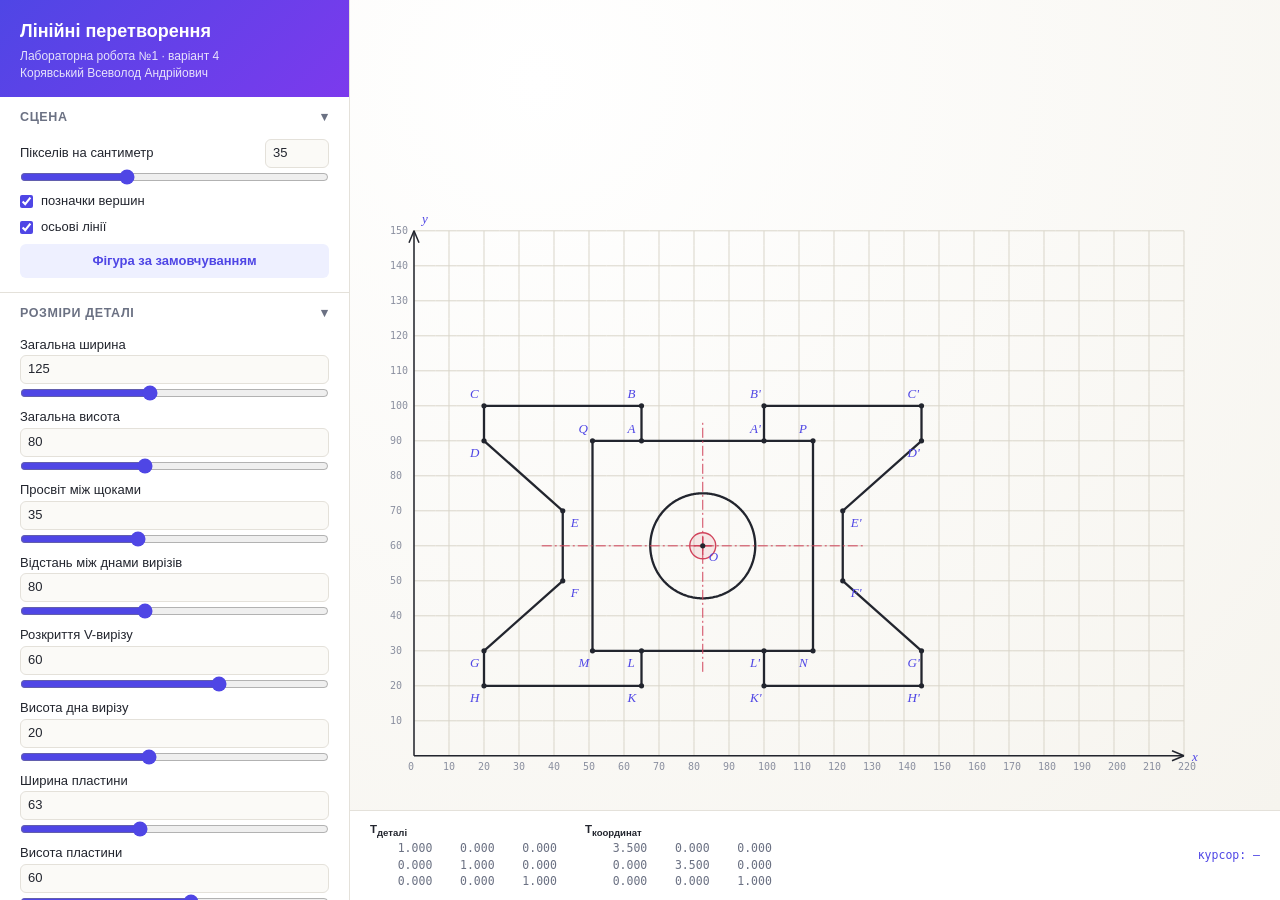
<file: Lab1/index.html>
<!DOCTYPE html>
<html lang="uk">
<head>
<meta charset="utf-8">
<meta name="viewport" content="width=device-width, initial-scale=1">
<title>Лаб. 1 · Варіант 4 · Корявський В. А.</title>
<link rel="stylesheet" href="style.css">
</head>
<body>
<div id="shell">
    <aside id="rail">
        <div class="brand">
            <h1>Лінійні перетворення</h1>
            <p>Лабораторна робота №1 · варіант 4<br>Корявський Всеволод Андрійович</p>
        </div>

        <details open>
            <summary>Сцена</summary>
            <div class="body">
                <div id="f_ppc"></div>
                <label class="tick"><input type="checkbox" id="optLabels" checked> позначки вершин</label>
                <label class="tick"><input type="checkbox" id="optAxial" checked> осьові лінії</label>
                <button id="btnDefault" type="button" class="ghost">Фігура за замовчуванням</button>
            </div>
        </details>

        <details open>
            <summary>Розміри деталі</summary>
            <div class="body" id="f_part"></div>
        </details>

        <details open>
            <summary>Евклідові перетворення</summary>
            <div class="body">
                <div class="pair">
                    <span class="cap">Опорна точка (перетягніть маркер на сцені)</span>
                    <div id="f_pivot"></div>
                </div>
                <span class="cap">Зсув</span>
                <div id="f_shift"></div>
                <span class="cap">Обертання навколо опорної точки</span>
                <div id="f_rot"></div>
            </div>
        </details>

        <details open>
            <summary>Афінні перетворення</summary>
            <div class="body">
                <label class="tick"><input type="checkbox" id="optMirror"> симетрія відносно опорної точки</label>
                <span class="cap">Масштабування відносно опорної точки</span>
                <div id="f_scale"></div>
            </div>
        </details>

        <details open>
            <summary>Система координат</summary>
            <div class="body">
                <div class="seg" id="csSeg">
                    <button data-cs="std" class="on" type="button">Звичайна</button>
                    <button data-cs="aff" type="button">Афінна</button>
                    <button data-cs="prj" type="button">Проективна</button>
                </div>
                <div id="boxAff" hidden>
                    <div class="matrixForm" id="f_aff"></div>
                    <button type="button" class="primary" data-apply="aff">Apply</button>
                </div>
                <div id="boxPrj" hidden>
                    <div class="matrixForm" id="f_prj"></div>
                    <button type="button" class="primary" data-apply="prj">Apply</button>
                </div>
            </div>
        </details>

        <button id="btnReset" type="button" class="danger">Скинути всі перетворення</button>
    </aside>

    <main id="work">
        <div id="svgWrap">
            <svg id="scene" xmlns="http://www.w3.org/2000/svg">
                <g id="gGrid"></g>
                <g id="gPart"></g>
                <g id="gMarks"></g>
                <g id="gText"></g>
            </svg>
            <div id="tip" hidden></div>
        </div>
        <footer id="info">
            <div><b>T<sub>деталі</sub></b><pre id="mPart"></pre></div>
            <div><b>T<sub>координат</sub></b><pre id="mCs"></pre></div>
            <div id="hud">курсор: –</div>
        </footer>
    </main>
</div>
<script src="script.js"></script>
</body>
</html>
</file>
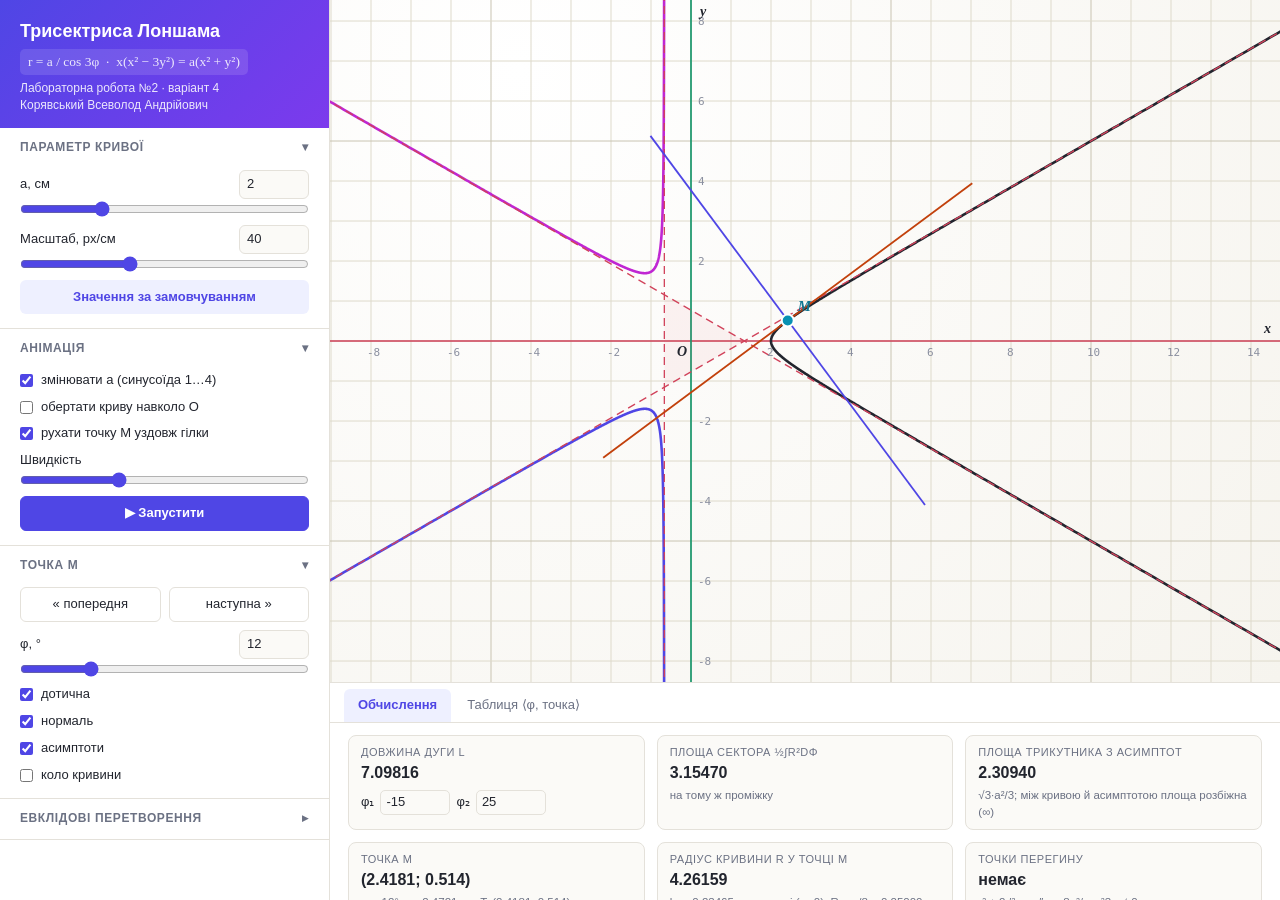
<file: Lab2/index.html>
<!DOCTYPE html>
<html lang="uk">
<head>
<meta charset="utf-8">
<meta name="viewport" content="width=device-width, initial-scale=1">
<title>Лаб. 2 · Варіант 4 · Трисектриса Лоншама</title>
<link rel="stylesheet" href="style.css">
</head>
<body>
<div id="shell">
    <aside id="rail">
        <div class="brand">
            <h1>Трисектриса Лоншама</h1>
            <p class="eq">r = a / cos 3φ &nbsp;·&nbsp; x(x² − 3y²) = a(x² + y²)</p>
            <p>Лабораторна робота №2 · варіант 4<br>Корявський Всеволод Андрійович</p>
        </div>

        <details open>
            <summary>Параметр кривої</summary>
            <div class="body">
                <div class="fld"><span class="n">a, см</span><input type="number" id="a" min="0.5" max="6" step="0.05" value="2"><input type="range" id="aR" min="0.5" max="6" step="0.05" value="2"></div>
                <div class="fld"><span class="n">Масштаб, px/см</span><input type="number" id="sc" min="10" max="90" step="1" value="40"><input type="range" id="scR" min="10" max="90" step="1" value="40"></div>
                <button id="btnDefault" type="button" class="ghost">Значення за замовчуванням</button>
            </div>
        </details>

        <details open>
            <summary>Анімація</summary>
            <div class="body">
                <label class="tick"><input type="checkbox" id="anA" checked> змінювати a (синусоїда 1…4)</label>
                <label class="tick"><input type="checkbox" id="anR"> обертати криву навколо O</label>
                <label class="tick"><input type="checkbox" id="anM" checked> рухати точку M уздовж гілки</label>
                <div class="fld"><span class="n">Швидкість</span><span></span><input type="range" id="anV" min="1" max="10" value="4"></div>
                <button id="btnAnim" type="button" class="primary">▶ Запустити</button>
            </div>
        </details>

        <details open>
            <summary>Точка M</summary>
            <div class="body">
                <div class="stepper">
                    <button id="pPrev" type="button">« попередня</button><button id="pNext" type="button">наступна »</button>
                </div>
                <div class="fld"><span class="n">φ, °</span><input type="number" id="phi" step="0.5" value="12"><input type="range" id="phiR" min="-29.5" max="149.5" step="0.1" value="12"></div>
                <label class="tick"><input type="checkbox" id="vTan" checked> дотична</label>
                <label class="tick"><input type="checkbox" id="vNor" checked> нормаль</label>
                <label class="tick"><input type="checkbox" id="vAsy" checked> асимптоти</label>
                <label class="tick"><input type="checkbox" id="vCirc"> коло кривини</label>
            </div>
        </details>

        <details>
            <summary>Евклідові перетворення</summary>
            <div class="body">
                <span class="cap">Зсув кривої</span>
                <div class="duo"><div class="fld"><span class="n">X</span><input type="number" id="shx" step="0.5" value="0"></div>
                    <div class="fld"><span class="n">Y</span><input type="number" id="shy" step="0.5" value="0"></div></div>
                <span class="cap">Обертання навколо точки</span>
                <div class="duo"><div class="fld"><span class="n">x</span><input type="number" id="rx" step="0.5" value="0"></div>
                    <div class="fld"><span class="n">y</span><input type="number" id="ry" step="0.5" value="0"></div></div>
                <div class="fld"><span class="n">Кут, °</span><input type="number" id="ra" step="1" value="0"><input type="range" id="raR" min="-180" max="180" value="0"></div>
                <button id="btnReset" type="button" class="danger">Скинути перетворення</button>
            </div>
        </details>
    </aside>

    <main id="work">
        <div id="svgWrap"><svg id="scene" xmlns="http://www.w3.org/2000/svg"></svg></div>
        <section id="dock">
            <nav id="dockTabs"><button data-d="res" class="on" type="button">Обчислення</button><button data-d="tab" type="button">Таблиця ⟨φ, точка⟩</button></nav>
            <div id="dRes" class="dpane"></div>
            <div id="dTab" class="dpane" hidden><table id="tbl"><thead><tr><th>№</th><th>φ, °</th><th>x</th><th>y</th><th>x′ після T</th><th>y′ після T</th></tr></thead><tbody></tbody></table></div>
        </section>
    </main>
</div>
<script src="script.js"></script>
</body>
</html>
</file>
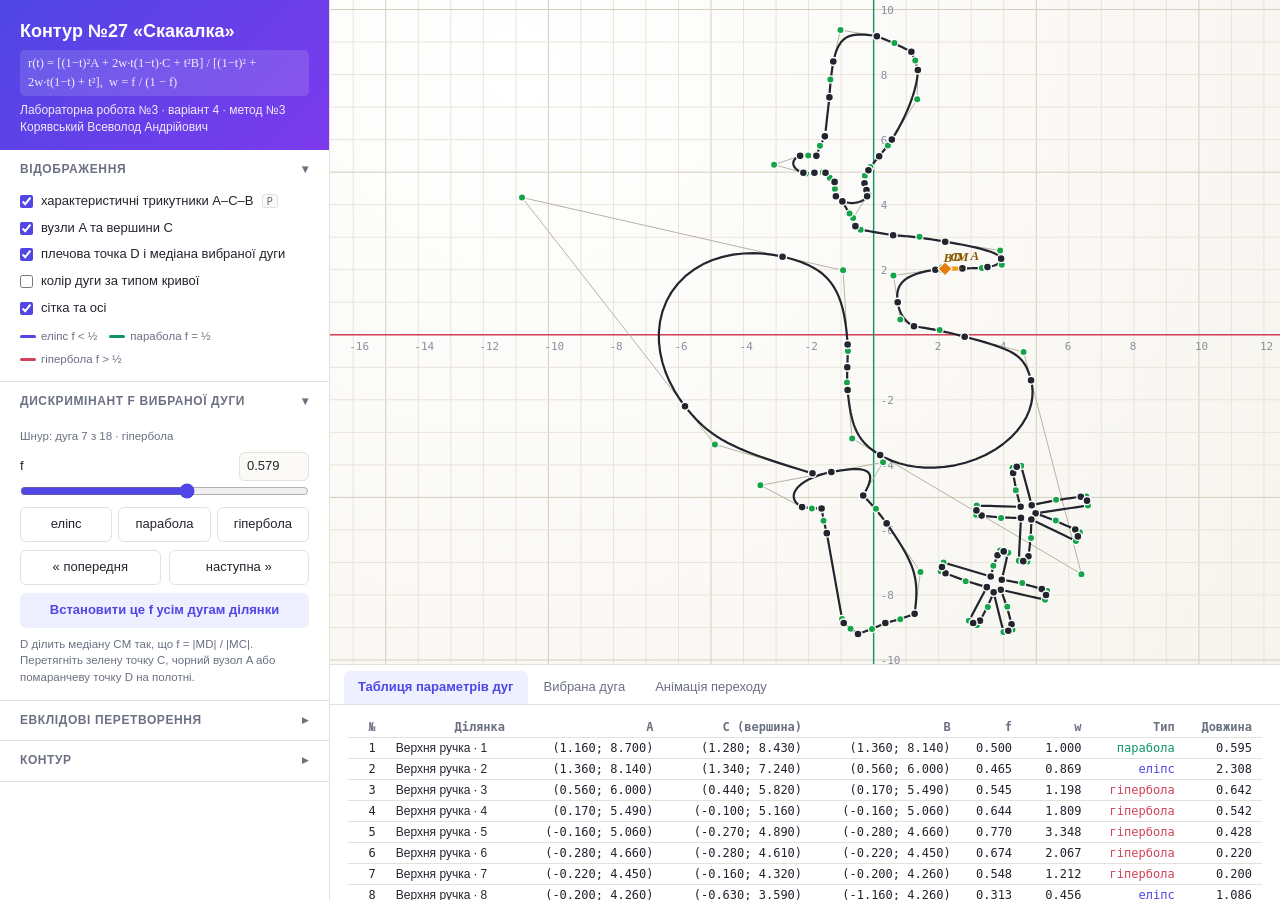
<file: Lab3/index.html>
<!DOCTYPE html>
<html lang="uk">
<head>
<meta charset="utf-8">
<meta name="viewport" content="width=device-width, initial-scale=1">
<title>Лаб. 3 · Варіант 4 · Скакалка — криві 2-го порядку в інженерному вигляді</title>
<link rel="stylesheet" href="style.css">
</head>
<body>
<div id="shell">
    <aside id="rail">
        <div class="brand">
            <h1>Контур №27 «Скакалка»</h1>
            <p class="eq">r(t) = [(1−t)²A + 2w·t(1−t)·C + t²B] / [(1−t)² + 2w·t(1−t) + t²], &nbsp;w = f / (1 − f)</p>
            <p>Лабораторна робота №3 · варіант 4 · метод №3<br>Корявський Всеволод Андрійович</p>
        </div>

        <details open>
            <summary>Відображення</summary>
            <div class="body">
                <label class="tick"><input type="checkbox" id="vPoly" checked> характеристичні трикутники A–C–B <kbd>P</kbd></label>
                <label class="tick"><input type="checkbox" id="vKnots" checked> вузли A та вершини C</label>
                <label class="tick"><input type="checkbox" id="vShoulder" checked> плечова точка D і медіана вибраної дуги</label>
                <label class="tick"><input type="checkbox" id="vKind"> колір дуги за типом кривої</label>
                <label class="tick"><input type="checkbox" id="vGrid" checked> сітка та осі</label>
                <div class="legend"><span class="lg el">еліпс f &lt; ½</span><span class="lg pa">парабола f = ½</span><span class="lg hy">гіпербола f &gt; ½</span></div>
            </div>
        </details>

        <details open>
            <summary>Дискримінант f вибраної дуги</summary>
            <div class="body">
                <div class="cap" id="selCap">—</div>
                <div class="fld"><span class="n">f</span><input type="number" id="f" min="0.02" max="0.98" step="0.005"><input type="range" id="fR" min="0.02" max="0.98" step="0.005"></div>
                <div class="trio">
                    <button type="button" data-f="0.35">еліпс</button><button type="button" data-f="0.5">парабола</button><button type="button" data-f="0.65">гіпербола</button>
                </div>
                <div class="stepper"><button id="sPrev" type="button">« попередня</button><button id="sNext" type="button">наступна »</button></div>
                <button id="btnAllF" type="button" class="ghost">Встановити це f усім дугам ділянки</button>
                <p class="tip">D ділить медіану CM так, що f = |MD| / |MC|. Перетягніть зелену точку C, чорний вузол A або помаранчеву точку D на полотні.</p>
            </div>
        </details>

        <details>
            <summary>Евклідові перетворення</summary>
            <div class="body">
                <span class="cap">Зсув контуру</span>
                <div class="duo"><div class="fld"><span class="n">X</span><input type="number" id="shx" step="0.5" value="0"></div>
                    <div class="fld"><span class="n">Y</span><input type="number" id="shy" step="0.5" value="0"></div></div>
                <span class="cap">Обертання навколо точки P</span>
                <div class="duo"><div class="fld"><span class="n">x</span><input type="number" id="rx" step="0.5" value="0"></div>
                    <div class="fld"><span class="n">y</span><input type="number" id="ry" step="0.5" value="0"></div></div>
                <div class="fld"><span class="n">Кут, °</span><input type="number" id="ra" step="1" value="0"><input type="range" id="raR" min="-180" max="180" value="0"></div>
                <span class="cap">Осьова симетрія</span>
                <label class="tick"><input type="checkbox" id="refl"> відобразити відносно прямої через P</label>
                <div class="fld"><span class="n">Нахил прямої ψ, °</span><input type="number" id="rpsi" step="5" value="90"><input type="range" id="rpsiR" min="0" max="180" step="5" value="90"></div>
                <button id="btnReset" type="button" class="danger">Скинути перетворення</button>
            </div>
        </details>

        <details>
            <summary>Контур</summary>
            <div class="body">
                <button id="btnDefault" type="button" class="ghost">Контур за замовчуванням</button>
                <button id="btnFit" type="button">Вписати у вікно</button>
                <div class="duo"><button id="btnSave" type="button">Зберегти JSON</button><label class="filebtn">Відкрити JSON<input type="file" id="fileIn" accept=".json"></label></div>
            </div>
        </details>
    </aside>

    <main id="work">
        <div id="svgWrap">
            <svg id="scene" xmlns="http://www.w3.org/2000/svg"></svg>
            <div id="readout"></div>
        </div>
        <section id="dock">
            <nav id="dockTabs">
                <button data-d="tbl" class="on" type="button">Таблиця параметрів дуг</button>
                <button data-d="arc" type="button">Вибрана дуга</button>
                <button data-d="anim" type="button">Анімація переходу</button>
            </nav>
            <div id="dTbl" class="dpane"><table id="tbl"><thead><tr><th>№</th><th>Ділянка</th><th>A</th><th>C (вершина)</th><th>B</th><th>f</th><th>w</th><th>Тип</th><th>Довжина</th></tr></thead><tbody></tbody></table></div>
            <div id="dArc" class="dpane" hidden></div>
            <div id="dAnim" class="dpane" hidden>
                <div class="animgrid">
                    <div class="stat">
                        <small>Цільова фігура</small>
                        <select id="target"><option value="hearts">Серця (шнур → велике серце)</option><option value="circles">Кола</option><option value="tri">Трикутники</option></select>
                        <p>Вузли A, вершини C та дискримінанти f кожної дуги інтерполюються до відповідних параметрів цільової фігури.</p>
                    </div>
                    <div class="stat">
                        <small>Хід переходу τ</small>
                        <b id="pOut">0.000</b>
                        <input type="range" id="pR" min="0" max="1" step="0.001" value="0">
                        <div class="duo"><button id="btnPlay" type="button" class="primary">▶ Відтворити</button><button id="btnBack" type="button">⟲ На початок</button></div>
                    </div>
                    <div class="stat">
                        <small>Параметри відтворення</small>
                        <div class="fld"><span class="n">Тривалість, с</span><input type="number" id="dur" min="1" max="20" step="0.5" value="4"></div>
                        <label class="tick"><input type="checkbox" id="pingpong" checked> туди й назад (циклічно)</label>
                        <label class="tick"><input type="checkbox" id="ghost"> показати цільову фігуру</label>
                    </div>
                </div>
            </div>
        </section>
    </main>
</div>
<script src="contour27.js"></script>
<script src="script.js"></script>
</body>
</html>
</file>
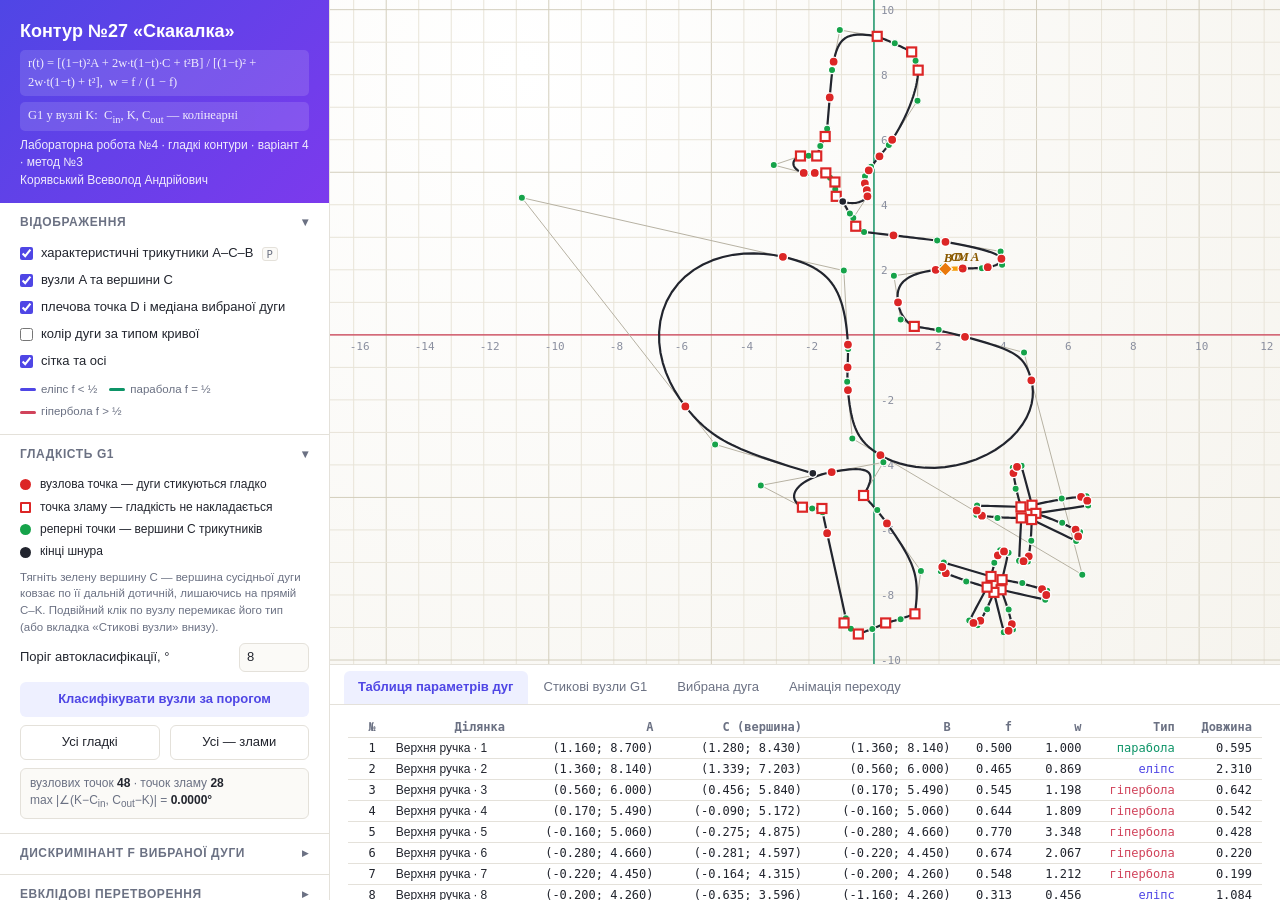
<file: Lab4/index.html>
<!DOCTYPE html>
<html lang="uk">
<head>
<meta charset="utf-8">
<meta name="viewport" content="width=device-width, initial-scale=1">
<title>Лаб. 4 · Варіант 4 · Скакалка — гладкий контур з кривих 2-го порядку</title>
<link rel="stylesheet" href="style.css">
</head>
<body>
<div id="shell">
    <aside id="rail">
        <div class="brand">
            <h1>Контур №27 «Скакалка»</h1>
            <p class="eq">r(t) = [(1−t)²A + 2w·t(1−t)·C + t²B] / [(1−t)² + 2w·t(1−t) + t²], &nbsp;w = f / (1 − f)</p>
            <p class="eq">G1 у вузлі K: &nbsp;C<sub>in</sub>, K, C<sub>out</sub> — колінеарні</p>
            <p>Лабораторна робота №4 · гладкі контури · варіант 4 · метод №3<br>Корявський Всеволод Андрійович</p>
        </div>

        <details open>
            <summary>Відображення</summary>
            <div class="body">
                <label class="tick"><input type="checkbox" id="vPoly" checked> характеристичні трикутники A–C–B <kbd>P</kbd></label>
                <label class="tick"><input type="checkbox" id="vKnots" checked> вузли A та вершини C</label>
                <label class="tick"><input type="checkbox" id="vShoulder" checked> плечова точка D і медіана вибраної дуги</label>
                <label class="tick"><input type="checkbox" id="vKind"> колір дуги за типом кривої</label>
                <label class="tick"><input type="checkbox" id="vGrid" checked> сітка та осі</label>
                <div class="legend"><span class="lg el">еліпс f &lt; ½</span><span class="lg pa">парабола f = ½</span><span class="lg hy">гіпербола f &gt; ½</span></div>
            </div>
        </details>

        <details open>
            <summary>Гладкість G1</summary>
            <div class="body">
                <div class="keys">
                    <span><i class="kk g1"></i>вузлова точка — дуги стикуються гладко</span>
                    <span><i class="kk brk"></i>точка зламу — гладкість не накладається</span>
                    <span><i class="kk ref"></i>реперні точки — вершини C трикутників</span>
                    <span><i class="kk end"></i>кінці шнура</span>
                </div>
                <p class="tip">Тягніть зелену вершину C — вершина сусідньої дуги ковзає по її дальній дотичній, лишаючись на прямій C–K. Подвійний клік по вузлу перемикає його тип (або вкладка «Стикові вузли» внизу).</p>
                <div class="fld"><span class="n">Поріг автокласифікації, °</span><input type="number" id="tol" min="0.5" max="90" step="0.5" value="8"></div>
                <button id="btnClassify" type="button" class="ghost">Класифікувати вузли за порогом</button>
                <div class="duo"><button id="btnAllG1" type="button">Усі гладкі</button><button id="btnAllBrk" type="button">Усі — злами</button></div>
                <div class="g1sum" id="g1Sum"></div>
            </div>
        </details>

        <details>
            <summary>Дискримінант f вибраної дуги</summary>
            <div class="body">
                <div class="cap" id="selCap">—</div>
                <div class="fld"><span class="n">f</span><input type="number" id="f" min="0.02" max="0.98" step="0.005"><input type="range" id="fR" min="0.02" max="0.98" step="0.005"></div>
                <div class="trio">
                    <button type="button" data-f="0.35">еліпс</button><button type="button" data-f="0.5">парабола</button><button type="button" data-f="0.65">гіпербола</button>
                </div>
                <div class="stepper"><button id="sPrev" type="button">« попередня</button><button id="sNext" type="button">наступна »</button></div>
                <button id="btnAllF" type="button" class="ghost">Встановити це f усім дугам ділянки</button>
                <p class="tip">D ділить медіану CM так, що f = |MD| / |MC|. Перетягніть зелену точку C, вузол A або помаранчеву точку D на полотні.</p>
            </div>
        </details>

        <details>
            <summary>Евклідові перетворення</summary>
            <div class="body">
                <span class="cap">Зсув контуру</span>
                <div class="duo"><div class="fld"><span class="n">X</span><input type="number" id="shx" step="0.5" value="0"></div>
                    <div class="fld"><span class="n">Y</span><input type="number" id="shy" step="0.5" value="0"></div></div>
                <span class="cap">Обертання навколо точки P</span>
                <div class="duo"><div class="fld"><span class="n">x</span><input type="number" id="rx" step="0.5" value="0"></div>
                    <div class="fld"><span class="n">y</span><input type="number" id="ry" step="0.5" value="0"></div></div>
                <div class="fld"><span class="n">Кут, °</span><input type="number" id="ra" step="1" value="0"><input type="range" id="raR" min="-180" max="180" value="0"></div>
                <span class="cap">Осьова симетрія</span>
                <label class="tick"><input type="checkbox" id="refl"> відобразити відносно прямої через P</label>
                <div class="fld"><span class="n">Нахил прямої ψ, °</span><input type="number" id="rpsi" step="5" value="90"><input type="range" id="rpsiR" min="0" max="180" step="5" value="90"></div>
                <button id="btnReset" type="button" class="danger">Скинути перетворення</button>
            </div>
        </details>

        <details>
            <summary>Контур</summary>
            <div class="body">
                <button id="btnDefault" type="button" class="ghost">Контур за замовчуванням</button>
                <button id="btnFit" type="button">Вписати у вікно</button>
                <div class="duo"><button id="btnSave" type="button">Зберегти JSON</button><label class="filebtn">Відкрити JSON<input type="file" id="fileIn" accept=".json"></label></div>
            </div>
        </details>
    </aside>

    <main id="work">
        <div id="svgWrap">
            <svg id="scene" xmlns="http://www.w3.org/2000/svg"></svg>
            <div id="readout"></div>
        </div>
        <section id="dock">
            <nav id="dockTabs">
                <button data-d="tbl" class="on" type="button">Таблиця параметрів дуг</button>
                <button data-d="joint" type="button">Стикові вузли G1</button>
                <button data-d="arc" type="button">Вибрана дуга</button>
                <button data-d="anim" type="button">Анімація переходу</button>
            </nav>
            <div id="dTbl" class="dpane"><table id="tbl"><thead><tr><th>№</th><th>Ділянка</th><th>A</th><th>C (вершина)</th><th>B</th><th>f</th><th>w</th><th>Тип</th><th>Довжина</th></tr></thead><tbody></tbody></table></div>
            <div id="dJoint" class="dpane" hidden><table id="jtbl"><thead><tr><th>№</th><th>Вузол</th><th>K</th><th>C<sub>in</sub></th><th>C<sub>out</sub></th><th>∠ зламу</th><th>Тип</th></tr></thead><tbody></tbody></table></div>
            <div id="dArc" class="dpane" hidden></div>
            <div id="dAnim" class="dpane" hidden>
                <div class="animgrid">
                    <div class="stat">
                        <small>Цільова фігура</small>
                        <select id="target"><option value="hearts">Серця (шнур → велике серце)</option><option value="circles">Кола</option><option value="tri">Трикутники</option></select>
                        <p>Вузли A, вершини C та дискримінанти f кожної дуги інтерполюються до відповідних параметрів цільової фігури.</p>
                    </div>
                    <div class="stat">
                        <small>Хід переходу τ</small>
                        <b id="pOut">0.000</b>
                        <input type="range" id="pR" min="0" max="1" step="0.001" value="0">
                        <div class="duo"><button id="btnPlay" type="button" class="primary">▶ Відтворити</button><button id="btnBack" type="button">⟲ На початок</button></div>
                    </div>
                    <div class="stat">
                        <small>Параметри відтворення</small>
                        <div class="fld"><span class="n">Тривалість, с</span><input type="number" id="dur" min="1" max="20" step="0.5" value="4"></div>
                        <label class="tick"><input type="checkbox" id="pingpong" checked> туди й назад (циклічно)</label>
                        <label class="tick"><input type="checkbox" id="ghost"> показати цільову фігуру</label>
                    </div>
                </div>
            </div>
        </section>
    </main>
</div>
<script src="contour27.js"></script>
<script src="script.js"></script>
</body>
</html>
</file>
<file: Lab1/style.css>
:root {
    --paper: #fbfaf7;
    --card: #ffffff;
    --ink: #22252e;
    --soft: #6b7183;
    --rule: #e4e1da;
    --brand: #4f46e5;
    --brand-soft: #eef0ff;
    --warn: #d1435b;
}
* { box-sizing: border-box; margin: 0; padding: 0; }
body {
    font: 13px/1.45 "Segoe UI", "Helvetica Neue", Arial, sans-serif;
    color: var(--ink); background: var(--paper);
    height: 100vh; overflow: hidden;
}
#shell { display: grid; grid-template-columns: 350px 1fr; height: 100vh; }

#rail {
    background: var(--card); border-right: 1px solid var(--rule);
    overflow-y: auto; padding: 0 0 24px;
}
.brand { padding: 18px 20px 14px; background: linear-gradient(135deg, #4f46e5, #7c3aed); color: #fff; }
.brand h1 { font-size: 18px; font-weight: 600; }
.brand p { font-size: 12px; opacity: .85; margin-top: 4px; }

details { border-bottom: 1px solid var(--rule); }
summary {
    list-style: none; cursor: pointer; padding: 11px 20px; font-weight: 600; font-size: 12.5px;
    text-transform: uppercase; letter-spacing: .6px; color: var(--soft);
    display: flex; justify-content: space-between;
}
summary::-webkit-details-marker { display: none; }
summary::after { content: "▾"; }
details:not([open]) summary::after { content: "▸"; }
details .body { padding: 2px 20px 14px; display: flex; flex-direction: column; gap: 7px; }
.cap { font-size: 11.5px; color: var(--soft); margin-top: 6px; }

.fld { display: grid; grid-template-columns: 1fr 64px; grid-template-areas: "n v" "r r"; gap: 1px 10px; align-items: center; }
.fld .n { grid-area: n; color: var(--ink); }
.fld input[type=number] { grid-area: v; }
.fld input[type=range] { grid-area: r; width: 100%; accent-color: var(--brand); height: 16px; }
.duo { display: grid; grid-template-columns: 1fr 1fr; gap: 6px 12px; }
.duo .fld { grid-template-columns: 1fr; grid-template-areas: "n" "v" "r"; }
.duo .fld input[type=number] { width: 100%; }

input[type=number] {
    border: 1px solid var(--rule); background: var(--paper); border-radius: 6px;
    padding: 4px 7px; font: inherit; color: var(--ink); width: 100%;
}
input[type=number]:focus { outline: 2px solid #c7c9ff; border-color: var(--brand); }

.tick { display: flex; gap: 8px; align-items: center; cursor: pointer; }
.tick input { accent-color: var(--brand); }
button { font: inherit; border-radius: 6px; padding: 7px 12px; cursor: pointer; border: 1px solid var(--rule); background: var(--card); color: var(--ink); }
button:hover { border-color: var(--brand); }
button.primary { background: var(--brand); border-color: var(--brand); color: #fff; width: 100%; margin-top: 8px; }
button.primary:hover { background: #4338ca; }
button.ghost { background: var(--brand-soft); border-color: transparent; color: var(--brand); font-weight: 600; }
button.danger { margin: 16px 20px 0; width: calc(100% - 40px); color: var(--warn); border-color: #f3c9d1; }

.seg { display: flex; background: var(--paper); border: 1px solid var(--rule); border-radius: 8px; padding: 3px; gap: 3px; }
.seg button { flex: 1; border: 0; background: transparent; padding: 6px 0; font-size: 12px; }
.seg button.on { background: var(--brand); color: #fff; font-weight: 600; }
.matrixForm { display: grid; grid-template-columns: repeat(3, 1fr); gap: 6px 8px; margin-top: 6px; }
.matrixForm label { display: flex; flex-direction: column; font-size: 11px; color: var(--soft); gap: 2px; }

#work { display: grid; grid-template-rows: 1fr auto; min-width: 0; min-height: 0; }
#svgWrap { position: relative; min-height: 0; background:
    radial-gradient(circle at 20% 10%, #fff 0, #f6f4ee 100%); }
#scene { position: absolute; inset: 0; width: 100%; height: 100%; touch-action: none; }
#info {
    display: flex; gap: 28px; padding: 10px 20px; border-top: 1px solid var(--rule); background: var(--card);
    font-size: 11.5px; align-items: flex-start;
}
#info pre { font: 11.5px/1.45 Consolas, monospace; color: var(--soft); }
#hud { margin-left: auto; font-family: Consolas, monospace; color: var(--brand); align-self: center; }
#tip { position: absolute; pointer-events: none; background: #22252e; color: #fff; padding: 3px 8px; border-radius: 4px; font-size: 11px; }

.edge { fill: none; stroke: #22252e; stroke-width: 2.3; stroke-linejoin: round; vector-effect: non-scaling-stroke; }
.seam { fill: none; stroke: #4f46e5; stroke-width: 1.3; vector-effect: non-scaling-stroke; }
.axial { fill: none; stroke: #d1435b; stroke-width: 1; stroke-dasharray: 10 3 2 3; vector-effect: non-scaling-stroke; }
.gridline { fill: none; stroke: #d9d5c9; stroke-width: 1; vector-effect: non-scaling-stroke; }
.axisline { fill: none; stroke: #22252e; stroke-width: 1.5; vector-effect: non-scaling-stroke; }
.lbl { font: italic 13px "Times New Roman", serif; fill: #4f46e5; }
.num { font: 10px Consolas, monospace; fill: #8a8f9f; }
.pivot { cursor: grab; }
</file>
<file: Lab2/style.css>
:root {
    --paper: #fbfaf7;
    --card: #ffffff;
    --ink: #22252e;
    --soft: #6b7183;
    --rule: #e4e1da;
    --brand: #4f46e5;
    --brand-soft: #eef0ff;
    --warn: #d1435b;
    --ok: #0d9467;
}
* { box-sizing: border-box; margin: 0; padding: 0; }
body { font: 13px/1.45 "Segoe UI", "Helvetica Neue", Arial, sans-serif; color: var(--ink); background: var(--paper); height: 100vh; overflow: hidden; }
#shell { display: grid; grid-template-columns: 330px 1fr; height: 100vh; }

#rail { background: var(--card); border-right: 1px solid var(--rule); overflow-y: auto; padding-bottom: 24px; }
.brand { padding: 18px 20px 14px; background: linear-gradient(135deg, #4f46e5, #7c3aed); color: #fff; }
.brand h1 { font-size: 18px; font-weight: 600; }
.brand p { font-size: 12px; opacity: .88; margin-top: 5px; }
.brand .eq { font-family: Cambria, "Times New Roman", serif; font-size: 13.5px; background: rgba(255,255,255,.14); padding: 3px 8px; border-radius: 5px; display: inline-block; }

details { border-bottom: 1px solid var(--rule); }
summary { list-style: none; cursor: pointer; padding: 11px 20px; font-weight: 600; font-size: 12px; text-transform: uppercase; letter-spacing: .6px; color: var(--soft); display: flex; justify-content: space-between; }
summary::-webkit-details-marker { display: none; }
summary::after { content: "▾"; }
details:not([open]) summary::after { content: "▸"; }
.body { padding: 2px 20px 14px; display: flex; flex-direction: column; gap: 8px; }
.cap { font-size: 11.5px; color: var(--soft); margin-top: 4px; }
.fld { display: grid; grid-template-columns: 1fr 70px; grid-template-areas: "n v" "r r"; gap: 2px 10px; align-items: center; }
.fld .n { grid-area: n; }
.fld input[type=number] { grid-area: v; }
.fld input[type=range] { grid-area: r; width: 100%; accent-color: var(--brand); height: 16px; }
.duo { display: grid; grid-template-columns: 1fr 1fr; gap: 10px; }
.duo .fld { grid-template-columns: 24px 1fr; grid-template-areas: "n v"; }
input[type=number] { border: 1px solid var(--rule); background: var(--paper); border-radius: 6px; padding: 4px 7px; font: inherit; color: var(--ink); width: 100%; }
input[type=number]:focus { outline: 2px solid #c7c9ff; border-color: var(--brand); }
.tick { display: flex; gap: 8px; align-items: center; cursor: pointer; }
.tick input { accent-color: var(--brand); }
.stepper { display: grid; grid-template-columns: 1fr 1fr; gap: 8px; }
button { font: inherit; border-radius: 6px; padding: 7px 12px; cursor: pointer; border: 1px solid var(--rule); background: var(--card); color: var(--ink); }
button:hover { border-color: var(--brand); }
button.primary { background: var(--brand); border-color: var(--brand); color: #fff; font-weight: 600; }
button.primary:hover { background: #4338ca; }
button.ghost { background: var(--brand-soft); border-color: transparent; color: var(--brand); font-weight: 600; }
button.danger { color: var(--warn); border-color: #f3c9d1; }

#work { display: grid; grid-template-rows: 1fr 218px; min-width: 0; min-height: 0; }
#svgWrap { position: relative; min-height: 0; background: radial-gradient(circle at 20% 10%, #fff 0, #f6f4ee 100%); }
#scene { position: absolute; inset: 0; width: 100%; height: 100%; cursor: grab; touch-action: none; }
#scene.drag { cursor: grabbing; }

#dock { border-top: 1px solid var(--rule); background: var(--card); display: flex; flex-direction: column; min-height: 0; }
#dockTabs { display: flex; gap: 2px; padding: 6px 14px 0; border-bottom: 1px solid var(--rule); }
#dockTabs button { border: 0; border-radius: 6px 6px 0 0; background: transparent; padding: 7px 14px; color: var(--soft); }
#dockTabs button.on { background: var(--brand-soft); color: var(--brand); font-weight: 600; }
.dpane { overflow: auto; padding: 12px 18px; flex: 1; min-height: 0; }
#dRes { display: grid; grid-template-columns: repeat(auto-fill, minmax(250px, 1fr)); gap: 12px; align-content: start; }
.stat { border: 1px solid var(--rule); border-radius: 8px; padding: 9px 12px; background: var(--paper); }
.stat small { display: block; color: var(--soft); font-size: 11px; text-transform: uppercase; letter-spacing: .5px; }
.stat b { font-size: 16px; font-weight: 600; font-variant-numeric: tabular-nums; }
.stat p { color: var(--soft); font-size: 11.5px; margin-top: 3px; }
.stat .row { display: flex; gap: 6px; align-items: center; margin-top: 6px; }
.stat input { width: 70px; border: 1px solid var(--rule); border-radius: 5px; padding: 2px 5px; font: inherit; }

table { border-collapse: collapse; width: 100%; font: 12px Consolas, monospace; }
th, td { padding: 3px 10px; text-align: right; border-bottom: 1px solid var(--rule); }
th { position: sticky; top: -12px; background: var(--card); color: var(--soft); font-weight: 600; }
tbody tr { cursor: pointer; }
tbody tr:hover { background: var(--brand-soft); }
tbody tr.sel { background: #dfe2ff; font-weight: 600; }

.gridl { stroke: #dedacb; stroke-width: 1; vector-effect: non-scaling-stroke; fill: none; }
.gridM { stroke: #c9c4b2; stroke-width: 1; vector-effect: non-scaling-stroke; fill: none; }
.axisX { stroke: #d1435b; stroke-width: 1.6; vector-effect: non-scaling-stroke; }
.axisY { stroke: #0d9467; stroke-width: 1.6; vector-effect: non-scaling-stroke; }
.br { fill: none; stroke-width: 2.6; stroke-linecap: round; stroke-linejoin: round; vector-effect: non-scaling-stroke; }
.asy { stroke: #d1435b; stroke-width: 1.3; stroke-dasharray: 8 5; vector-effect: non-scaling-stroke; fill: none; }
.tri { fill: rgba(209, 67, 91, .06); stroke: none; }
.tan { stroke: #c2410c; stroke-width: 1.8; vector-effect: non-scaling-stroke; }
.nor { stroke: #4f46e5; stroke-width: 1.8; vector-effect: non-scaling-stroke; }
.circ { fill: rgba(8, 145, 178, .08); stroke: #0891b2; stroke-width: 1.3; stroke-dasharray: 4 4; vector-effect: non-scaling-stroke; }
.lbl { font: 11px Consolas, monospace; fill: #8a8f9f; }
.mk { font: italic 600 14px "Times New Roman", serif; fill: #22252e; }
.mkM { font: italic 700 15px "Times New Roman", serif; fill: #0e7490; }

[hidden] { display: none !important; }
</file>
<file: Lab3/style.css>
:root {
    --paper: #fbfaf7;
    --card: #ffffff;
    --ink: #22252e;
    --soft: #6b7183;
    --rule: #e4e1da;
    --brand: #4f46e5;
    --brand-soft: #eef0ff;
    --warn: #d1435b;
    --ok: #0d9467;
    --hand: #16a34a;
    --shoulder: #ea7a0c;
}
* { box-sizing: border-box; margin: 0; padding: 0; }
body { font: 13px/1.45 "Segoe UI", "Helvetica Neue", Arial, sans-serif; color: var(--ink); background: var(--paper); height: 100vh; overflow: hidden; }
[hidden] { display: none !important; }
#shell { display: grid; grid-template-columns: 330px 1fr; height: 100vh; }

#rail { background: var(--card); border-right: 1px solid var(--rule); overflow-y: auto; padding-bottom: 24px; }
.brand { padding: 18px 20px 14px; background: linear-gradient(135deg, #4f46e5, #7c3aed); color: #fff; }
.brand h1 { font-size: 18px; font-weight: 600; }
.brand p { font-size: 12px; opacity: .9; margin-top: 6px; }
.brand .eq { font-family: Cambria, "Times New Roman", serif; font-size: 12.5px; line-height: 1.5; background: rgba(255,255,255,.14); padding: 4px 8px; border-radius: 5px; }

details { border-bottom: 1px solid var(--rule); }
summary { list-style: none; cursor: pointer; padding: 11px 20px; font-weight: 600; font-size: 12px; text-transform: uppercase; letter-spacing: .6px; color: var(--soft); display: flex; justify-content: space-between; }
summary::-webkit-details-marker { display: none; }
summary::after { content: "▾"; }
details:not([open]) summary::after { content: "▸"; }
.body { padding: 2px 20px 14px; display: flex; flex-direction: column; gap: 8px; }
.cap { font-size: 11.5px; color: var(--soft); margin-top: 4px; }
.tip { font-size: 11.5px; color: var(--soft); }
.fld { display: grid; grid-template-columns: 1fr 70px; grid-template-areas: "n v" "r r"; gap: 2px 10px; align-items: center; }
.fld .n { grid-area: n; }
.fld input[type=number] { grid-area: v; }
.fld input[type=range] { grid-area: r; width: 100%; accent-color: var(--brand); height: 16px; }
.duo { display: grid; grid-template-columns: 1fr 1fr; gap: 10px; }
.duo .fld { grid-template-columns: 24px 1fr; grid-template-areas: "n v"; }
.trio { display: grid; grid-template-columns: repeat(3, 1fr); gap: 6px; }
input[type=number], select { border: 1px solid var(--rule); background: var(--paper); border-radius: 6px; padding: 4px 7px; font: inherit; color: var(--ink); width: 100%; }
input[type=number]:focus, select:focus { outline: 2px solid #c7c9ff; border-color: var(--brand); }
.tick { display: flex; gap: 8px; align-items: center; cursor: pointer; }
.tick input { accent-color: var(--brand); }
.stepper { display: grid; grid-template-columns: 1fr 1fr; gap: 8px; }
button, .filebtn { font: inherit; border-radius: 6px; padding: 7px 12px; cursor: pointer; border: 1px solid var(--rule); background: var(--card); color: var(--ink); text-align: center; }
button:hover, .filebtn:hover { border-color: var(--brand); }
button.primary { background: var(--brand); border-color: var(--brand); color: #fff; font-weight: 600; }
button.primary:hover { background: #4338ca; }
button.ghost { background: var(--brand-soft); border-color: transparent; color: var(--brand); font-weight: 600; }
button.danger { color: var(--warn); border-color: #f3c9d1; }
.filebtn input { display: none; }
kbd { font: 10.5px Consolas, monospace; border: 1px solid var(--rule); border-radius: 3px; padding: 0 4px; color: var(--soft); background: var(--paper); }
.legend { display: flex; flex-wrap: wrap; gap: 6px 12px; font-size: 11.5px; color: var(--soft); margin-top: 2px; }
.lg::before { content: ""; display: inline-block; width: 16px; height: 3px; border-radius: 2px; vertical-align: middle; margin-right: 5px; }
.lg.el::before { background: #4f46e5; }
.lg.pa::before { background: #0d9467; }
.lg.hy::before { background: #d1435b; }

#work { display: grid; grid-template-rows: 1fr 236px; min-width: 0; min-height: 0; }
#svgWrap { position: relative; min-height: 0; background: radial-gradient(circle at 20% 10%, #fff 0, #f6f4ee 100%); }
#scene { position: absolute; inset: 0; width: 100%; height: 100%; cursor: grab; touch-action: none; user-select: none; }
#scene.drag { cursor: grabbing; }
#readout { position: absolute; right: 12px; top: 10px; font: 12px Consolas, monospace; color: var(--soft); background: rgba(255,255,255,.86); border: 1px solid var(--rule); border-radius: 6px; padding: 4px 10px; pointer-events: none; }
#readout:empty { display: none; }

#dock { border-top: 1px solid var(--rule); background: var(--card); display: flex; flex-direction: column; min-height: 0; }
#dockTabs { display: flex; gap: 2px; padding: 6px 14px 0; border-bottom: 1px solid var(--rule); }
#dockTabs button { border: 0; border-radius: 6px 6px 0 0; background: transparent; padding: 7px 14px; color: var(--soft); }
#dockTabs button.on { background: var(--brand-soft); color: var(--brand); font-weight: 600; }
.dpane { overflow: auto; padding: 12px 18px; flex: 1; min-height: 0; }
#dArc { display: grid; grid-template-columns: repeat(auto-fill, minmax(230px, 1fr)); gap: 12px; align-content: start; }
.animgrid { display: grid; grid-template-columns: repeat(auto-fill, minmax(280px, 1fr)); gap: 12px; }
.stat { border: 1px solid var(--rule); border-radius: 8px; padding: 9px 12px; background: var(--paper); display: flex; flex-direction: column; gap: 6px; }
.stat small { display: block; color: var(--soft); font-size: 11px; text-transform: uppercase; letter-spacing: .5px; }
.stat b { font-size: 16px; font-weight: 600; font-variant-numeric: tabular-nums; }
.stat p { color: var(--soft); font-size: 11.5px; }
.stat input[type=range] { accent-color: var(--brand); width: 100%; }
.stat .fld { grid-template-columns: 1fr 80px; grid-template-areas: "n v"; }

table { border-collapse: collapse; width: 100%; font: 12px Consolas, monospace; }
th, td { padding: 3px 10px; text-align: right; border-bottom: 1px solid var(--rule); white-space: nowrap; }
td:nth-child(2) { text-align: left; font-family: "Segoe UI", Arial, sans-serif; }
th { position: sticky; top: -12px; background: var(--card); color: var(--soft); font-weight: 600; }
tbody tr { cursor: pointer; }
tbody tr:hover { background: var(--brand-soft); }
tbody tr.sel { background: #dfe2ff; font-weight: 600; }
td.k-el { color: #4f46e5; } td.k-pa { color: #0d9467; } td.k-hy { color: #d1435b; }

/* ---------- SVG ---------- */
.gridl { stroke: #e8e4d8; stroke-width: 1; fill: none; }
.gridM { stroke: #d3cebd; stroke-width: 1; fill: none; }
.axisX { stroke: #d1435b; stroke-width: 1.4; }
.axisY { stroke: #0d9467; stroke-width: 1.4; }
.lbl { font: 11px Consolas, monospace; fill: #8a8f9f; }
.mk { font: italic 600 14px "Times New Roman", serif; fill: #22252e; }
.arc { fill: none; stroke: #22252e; stroke-width: 2.2; stroke-linecap: round; stroke-linejoin: round; vector-effect: non-scaling-stroke; }
.arc.el { stroke: #4f46e5; } .arc.pa { stroke: #0d9467; } .arc.hy { stroke: #d1435b; }
.arc.sel { stroke-width: 4.2; stroke: #f59e0b; }
.hitArc { fill: none; stroke: transparent; stroke-width: 12; vector-effect: non-scaling-stroke; cursor: pointer; }
.ghostArc { fill: none; stroke: #7c3aed; stroke-width: 1.2; stroke-dasharray: 5 4; vector-effect: non-scaling-stroke; opacity: .7; }
.poly { fill: none; stroke: #b7b2a3; stroke-width: 1; vector-effect: non-scaling-stroke; }
.poly.sel { stroke: #8a8473; stroke-width: 1.4; }
.median { stroke: var(--shoulder); stroke-width: 1.1; stroke-dasharray: 5 4; vector-effect: non-scaling-stroke; }
.knot { fill: #22252e; stroke: #fff; stroke-width: 1.4; cursor: move; }
.pole { fill: var(--hand); stroke: #fff; stroke-width: 1.2; cursor: move; }
.shoulder { fill: var(--shoulder); stroke: #fff; stroke-width: 1.2; cursor: ns-resize; }
.knot:hover, .pole:hover, .shoulder:hover { stroke: #f59e0b; stroke-width: 2.4; }
.pivot { stroke: var(--warn); stroke-width: 1.4; fill: none; }
.reflAxis { stroke: var(--warn); stroke-width: 1; stroke-dasharray: 10 5 2 5; fill: none; }
.tag { font: italic 600 13px "Times New Roman", serif; fill: #8a5a00; }
</file>
<file: Lab4/style.css>
:root {
    --paper: #fbfaf7;
    --card: #ffffff;
    --ink: #22252e;
    --soft: #6b7183;
    --rule: #e4e1da;
    --brand: #4f46e5;
    --brand-soft: #eef0ff;
    --warn: #d1435b;
    --ok: #0d9467;
    --hand: #16a34a;
    --shoulder: #ea7a0c;
}
* { box-sizing: border-box; margin: 0; padding: 0; }
body { font: 13px/1.45 "Segoe UI", "Helvetica Neue", Arial, sans-serif; color: var(--ink); background: var(--paper); height: 100vh; overflow: hidden; }
[hidden] { display: none !important; }
#shell { display: grid; grid-template-columns: 330px 1fr; height: 100vh; }

#rail { background: var(--card); border-right: 1px solid var(--rule); overflow-y: auto; padding-bottom: 24px; }
.brand { padding: 18px 20px 14px; background: linear-gradient(135deg, #4f46e5, #7c3aed); color: #fff; }
.brand h1 { font-size: 18px; font-weight: 600; }
.brand p { font-size: 12px; opacity: .9; margin-top: 6px; }
.brand .eq { font-family: Cambria, "Times New Roman", serif; font-size: 12.5px; line-height: 1.5; background: rgba(255,255,255,.14); padding: 4px 8px; border-radius: 5px; }

details { border-bottom: 1px solid var(--rule); }
summary { list-style: none; cursor: pointer; padding: 11px 20px; font-weight: 600; font-size: 12px; text-transform: uppercase; letter-spacing: .6px; color: var(--soft); display: flex; justify-content: space-between; }
summary::-webkit-details-marker { display: none; }
summary::after { content: "▾"; }
details:not([open]) summary::after { content: "▸"; }
.body { padding: 2px 20px 14px; display: flex; flex-direction: column; gap: 8px; }
.cap { font-size: 11.5px; color: var(--soft); margin-top: 4px; }
.tip { font-size: 11.5px; color: var(--soft); }
.fld { display: grid; grid-template-columns: 1fr 70px; grid-template-areas: "n v" "r r"; gap: 2px 10px; align-items: center; }
.fld .n { grid-area: n; }
.fld input[type=number] { grid-area: v; }
.fld input[type=range] { grid-area: r; width: 100%; accent-color: var(--brand); height: 16px; }
.duo { display: grid; grid-template-columns: 1fr 1fr; gap: 10px; }
.duo .fld { grid-template-columns: 24px 1fr; grid-template-areas: "n v"; }
.trio { display: grid; grid-template-columns: repeat(3, 1fr); gap: 6px; }
input[type=number], select { border: 1px solid var(--rule); background: var(--paper); border-radius: 6px; padding: 4px 7px; font: inherit; color: var(--ink); width: 100%; }
input[type=number]:focus, select:focus { outline: 2px solid #c7c9ff; border-color: var(--brand); }
.tick { display: flex; gap: 8px; align-items: center; cursor: pointer; }
.tick input { accent-color: var(--brand); }
.stepper { display: grid; grid-template-columns: 1fr 1fr; gap: 8px; }
button, .filebtn { font: inherit; border-radius: 6px; padding: 7px 12px; cursor: pointer; border: 1px solid var(--rule); background: var(--card); color: var(--ink); text-align: center; }
button:hover, .filebtn:hover { border-color: var(--brand); }
button.primary { background: var(--brand); border-color: var(--brand); color: #fff; font-weight: 600; }
button.primary:hover { background: #4338ca; }
button.ghost { background: var(--brand-soft); border-color: transparent; color: var(--brand); font-weight: 600; }
button.danger { color: var(--warn); border-color: #f3c9d1; }
.filebtn input { display: none; }
kbd { font: 10.5px Consolas, monospace; border: 1px solid var(--rule); border-radius: 3px; padding: 0 4px; color: var(--soft); background: var(--paper); }
.legend { display: flex; flex-wrap: wrap; gap: 6px 12px; font-size: 11.5px; color: var(--soft); margin-top: 2px; }
.lg::before { content: ""; display: inline-block; width: 16px; height: 3px; border-radius: 2px; vertical-align: middle; margin-right: 5px; }
.lg.el::before { background: #4f46e5; }
.lg.pa::before { background: #0d9467; }
.lg.hy::before { background: #d1435b; }

#work { display: grid; grid-template-rows: 1fr 236px; min-width: 0; min-height: 0; }
#svgWrap { position: relative; min-height: 0; background: radial-gradient(circle at 20% 10%, #fff 0, #f6f4ee 100%); }
#scene { position: absolute; inset: 0; width: 100%; height: 100%; cursor: grab; touch-action: none; user-select: none; }
#scene.drag { cursor: grabbing; }
#readout { position: absolute; right: 12px; top: 10px; font: 12px Consolas, monospace; color: var(--soft); background: rgba(255,255,255,.86); border: 1px solid var(--rule); border-radius: 6px; padding: 4px 10px; pointer-events: none; }
#readout:empty { display: none; }

#dock { border-top: 1px solid var(--rule); background: var(--card); display: flex; flex-direction: column; min-height: 0; }
#dockTabs { display: flex; gap: 2px; padding: 6px 14px 0; border-bottom: 1px solid var(--rule); }
#dockTabs button { border: 0; border-radius: 6px 6px 0 0; background: transparent; padding: 7px 14px; color: var(--soft); }
#dockTabs button.on { background: var(--brand-soft); color: var(--brand); font-weight: 600; }
.dpane { overflow: auto; padding: 12px 18px; flex: 1; min-height: 0; }
#dArc { display: grid; grid-template-columns: repeat(auto-fill, minmax(230px, 1fr)); gap: 12px; align-content: start; }
.animgrid { display: grid; grid-template-columns: repeat(auto-fill, minmax(280px, 1fr)); gap: 12px; }
.stat { border: 1px solid var(--rule); border-radius: 8px; padding: 9px 12px; background: var(--paper); display: flex; flex-direction: column; gap: 6px; }
.stat small { display: block; color: var(--soft); font-size: 11px; text-transform: uppercase; letter-spacing: .5px; }
.stat b { font-size: 16px; font-weight: 600; font-variant-numeric: tabular-nums; }
.stat p { color: var(--soft); font-size: 11.5px; }
.stat input[type=range] { accent-color: var(--brand); width: 100%; }
.stat .fld { grid-template-columns: 1fr 80px; grid-template-areas: "n v"; }

table { border-collapse: collapse; width: 100%; font: 12px Consolas, monospace; }
th, td { padding: 3px 10px; text-align: right; border-bottom: 1px solid var(--rule); white-space: nowrap; }
td:nth-child(2) { text-align: left; font-family: "Segoe UI", Arial, sans-serif; }
th { position: sticky; top: -12px; background: var(--card); color: var(--soft); font-weight: 600; }
tbody tr { cursor: pointer; }
tbody tr:hover { background: var(--brand-soft); }
tbody tr.sel { background: #dfe2ff; font-weight: 600; }
td.k-el { color: #4f46e5; } td.k-pa { color: #0d9467; } td.k-hy { color: #d1435b; }

/* ---------- SVG ---------- */
.gridl { stroke: #e8e4d8; stroke-width: 1; fill: none; }
.gridM { stroke: #d3cebd; stroke-width: 1; fill: none; }
.axisX { stroke: #d1435b; stroke-width: 1.4; }
.axisY { stroke: #0d9467; stroke-width: 1.4; }
.lbl { font: 11px Consolas, monospace; fill: #8a8f9f; }
.mk { font: italic 600 14px "Times New Roman", serif; fill: #22252e; }
.arc { fill: none; stroke: #22252e; stroke-width: 2.2; stroke-linecap: round; stroke-linejoin: round; vector-effect: non-scaling-stroke; }
.arc.el { stroke: #4f46e5; } .arc.pa { stroke: #0d9467; } .arc.hy { stroke: #d1435b; }
.arc.sel { stroke-width: 4.2; stroke: #f59e0b; }
.hitArc { fill: none; stroke: transparent; stroke-width: 12; vector-effect: non-scaling-stroke; cursor: pointer; }
.ghostArc { fill: none; stroke: #7c3aed; stroke-width: 1.2; stroke-dasharray: 5 4; vector-effect: non-scaling-stroke; opacity: .7; }
.poly { fill: none; stroke: #b7b2a3; stroke-width: 1; vector-effect: non-scaling-stroke; }
.poly.sel { stroke: #8a8473; stroke-width: 1.4; }
.median { stroke: var(--shoulder); stroke-width: 1.1; stroke-dasharray: 5 4; vector-effect: non-scaling-stroke; }
.knot { fill: #22252e; stroke: #fff; stroke-width: 1.4; cursor: move; }
.pole { fill: var(--hand); stroke: #fff; stroke-width: 1.2; cursor: move; }
.shoulder { fill: var(--shoulder); stroke: #fff; stroke-width: 1.2; cursor: ns-resize; }
.knot:hover, .pole:hover, .shoulder:hover { stroke: #f59e0b; stroke-width: 2.4; }
.pivot { stroke: var(--warn); stroke-width: 1.4; fill: none; }
.reflAxis { stroke: var(--warn); stroke-width: 1; stroke-dasharray: 10 5 2 5; fill: none; }
.tag { font: italic 600 13px "Times New Roman", serif; fill: #8a5a00; }

/* ---------- лаб. 4: гладкість G1 ---------- */
.knot.g1 { fill: #dc2626; stroke: #fff; stroke-width: 1.4; }
.knot.brk { fill: #fff; stroke: #dc2626; stroke-width: 2.2; }
.partner { fill: none; stroke: #dc2626; stroke-width: 1.4; stroke-dasharray: 3 3; pointer-events: none; }
.keys { display: grid; gap: 5px; font-size: 12px; }
.keys span { display: flex; align-items: center; gap: 9px; }
.kk { width: 11px; height: 11px; flex: none; border-radius: 50%; display: inline-block; }
.kk.g1 { background: #dc2626; }
.kk.brk { border-radius: 1px; border: 2.2px solid #dc2626; background: #fff; }
.kk.ref { background: var(--hand); }
.kk.end { background: #22252e; }
.g1sum { font-size: 12px; color: var(--soft); background: var(--paper); border: 1px solid var(--rule); border-radius: 6px; padding: 6px 9px; }
.g1sum b { color: var(--ink); font-variant-numeric: tabular-nums; }
button.jt { padding: 1px 9px; font: 11.5px "Segoe UI", Arial, sans-serif; border-radius: 10px; }
button.jt.g1 { color: #dc2626; border-color: #f6c4c4; background: #fff5f5; }
button.jt.brk { color: var(--soft); border-style: dashed; }
</file>
